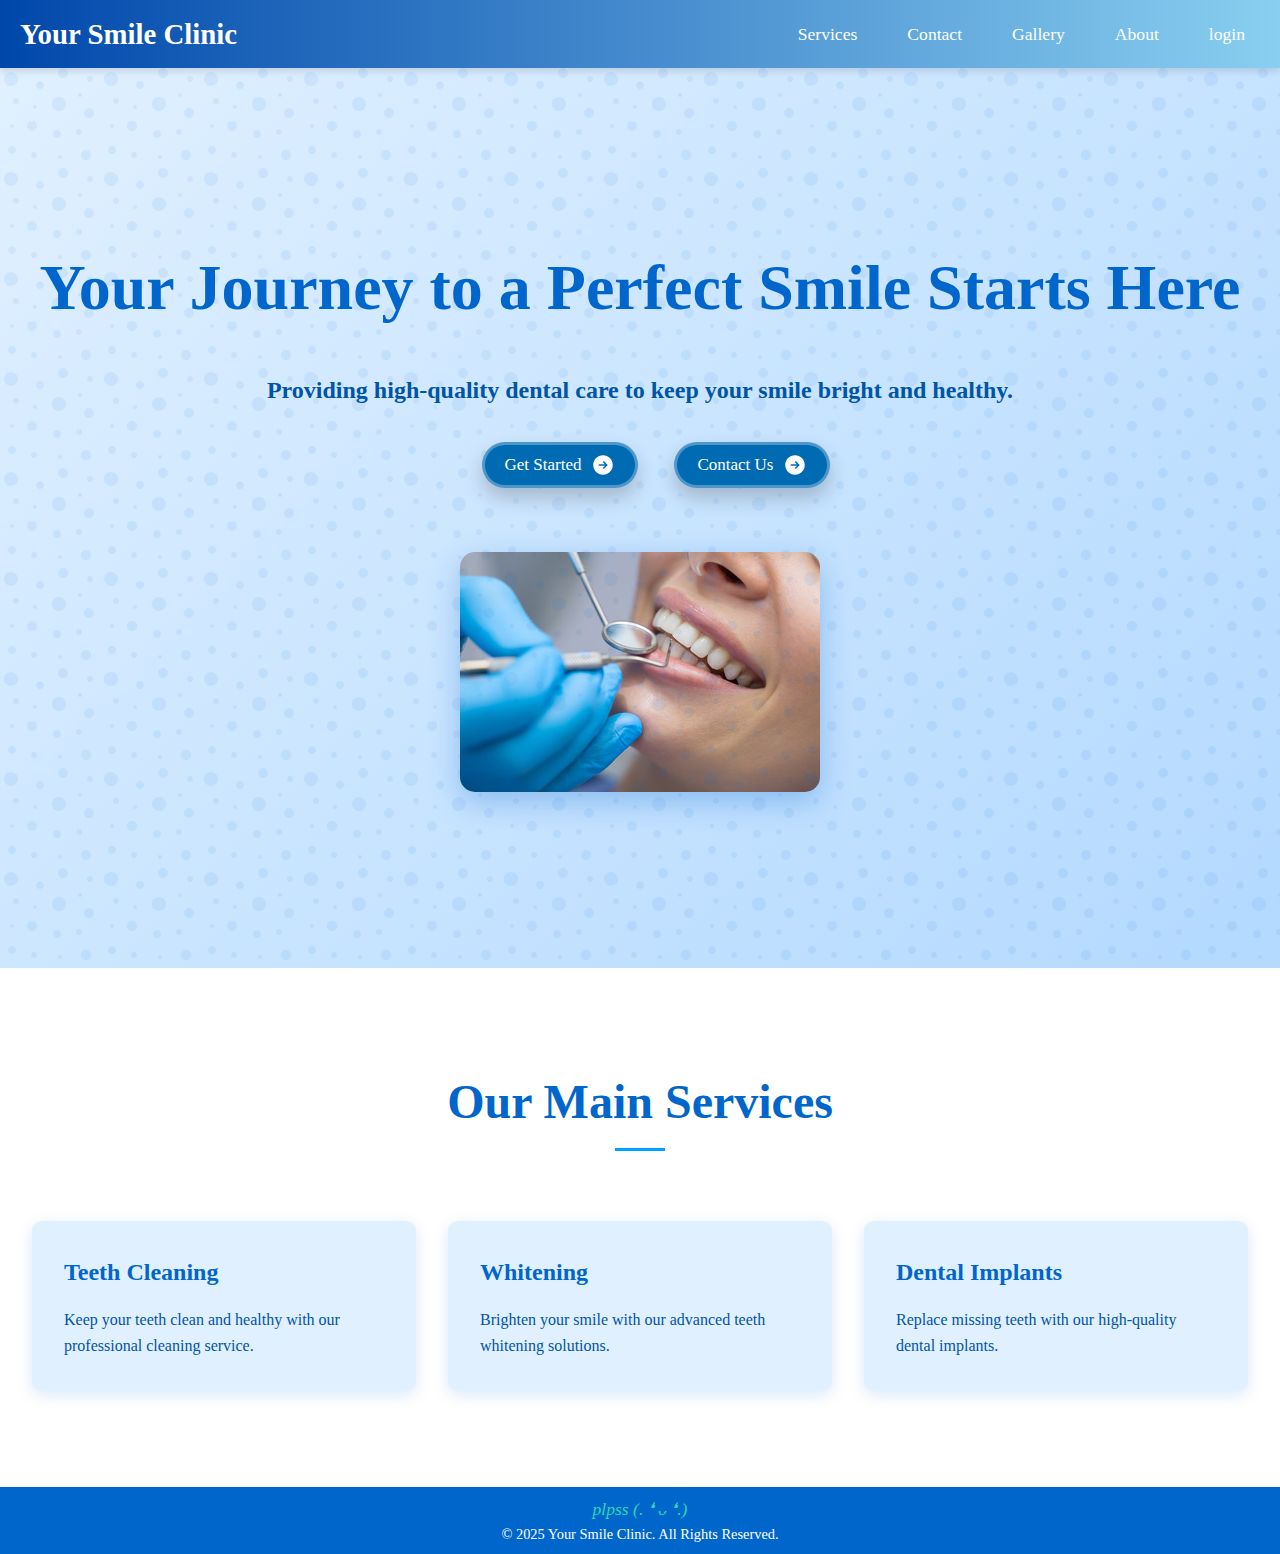
<file: html Dentist/index.html>
<!DOCTYPE html>
<html lang="en">

<head>
  <meta charset="UTF-8">
  <meta name="viewport" content="width=device-width, initial-scale=1.0">
  <title>Dentist Website - Home</title>
  <link rel="stylesheet" href="style.css">
 </head>

<!-- --------------------------------------- -->

<body>

<!-------------------- Header Section -------------------->
<header class="header">
  <nav>
    <div class="logo">Your Smile Clinic</div>
    <button class="hamburger" aria-label="Toggle menu">
      <span></span>
      <span></span>
      <span></span>
    </button>
    <ul class="nav-menu">
     
      <li><a href="services.html">Services</a></li>
      <li><a href="contact_us.php">Contact</a></li>
      <li><a href="gallery.php">Gallery</a></li>
      <li><a href="about.html">About</a></li>
      <li><a href="Login_and_Signup_form.html">login</a></li>
    </ul>
  </nav>
</header>

<!-------------------- Hero Section -------------------->
<section class="hero">
  <div class="hero-content">
    <h1>Your Journey to a Perfect Smile Starts Here</h1>
    <p>Providing high-quality dental care to keep your smile bright and healthy.</p>

    <a href="Login_and_Signup_form.html">
      <button class="button">
        Get Started
        <svg fill="currentColor" viewBox="0 0 24 24" class="icon">
          <path
                  clip-rule="evenodd"
                  d="M12 2.25c-5.385 0-9.75 4.365-9.75 9.75s4.365 9.75 9.75 9.75 9.75-4.365 9.75-9.75S17.385 2.25 12 2.25zm4.28 10.28a.75.75 0 000-1.06l-3-3a.75.75 0 10-1.06 1.06l1.72 1.72H8.25a.75.75 0 000 1.5h5.69l-1.72 1.72a.75.75 0 101.06 1.06l3-3z"
                  fill-rule="evenodd"
          ></path>
        </svg>
      </button>
    </a>
    <a href="contact_us.php">
      <button class="button">
        Contact Us
        <svg fill="currentColor" viewBox="0 0 24 24" class="icon">
          <path
                  clip-rule="evenodd"
                  d="M12 2.25c-5.385 0-9.75 4.365-9.75 9.75s4.365 9.75 9.75 9.75 9.75-4.365 9.75-9.75S17.385 2.25 12 2.25zm4.28 10.28a.75.75 0 000-1.06l-3-3a.75.75 0 10-1.06 1.06l1.72 1.72H8.25a.75.75 0 000 1.5h5.69l-1.72 1.72a.75.75 0 101.06 1.06l3-3z"
                  fill-rule="evenodd"
          ></path>
        </svg>
      </button>
    </a>



  </div>
  <div class="hero-image">
    <img src="../images/im0.jpg" alt="Healthy Smile">
  </div>
</section>

<!-------------------- Services Highlights -------------------->
<section class="services-highlights">
  <h2>Our Main Services</h2>
  <div class="service-cards">
    <div class="card">
      <h3>Teeth Cleaning</h3>
      <p>Keep your teeth clean and healthy with our professional cleaning service.</p>
    </div>
    <div class="card">
      <h3>Whitening</h3>
      <p>Brighten your smile with our advanced teeth whitening solutions.</p>
    </div>
    <div class="card">
      <h3>Dental Implants</h3>
      <p>Replace missing teeth with our high-quality dental implants.</p>
    </div>
  </div>
</section>

<!-------------------- Footer -------------------->
<footer>
  <p id="plp"> <i> plpss (. ❛ ᴗ ❛.) </i> </p>
  <p>&copy; 2025 Your Smile Clinic. All Rights Reserved.</p>
</footer>



<script>
  document.addEventListener('DOMContentLoaded', function() {
    const hamburger = document.querySelector('.hamburger');
    const navMenu = document.querySelector('.nav-menu');

    hamburger.addEventListener('click', function() {
      navMenu.classList.toggle('active');
      hamburger.classList.toggle('active');
    });
  });
</script>

</body>
</html>
</file>
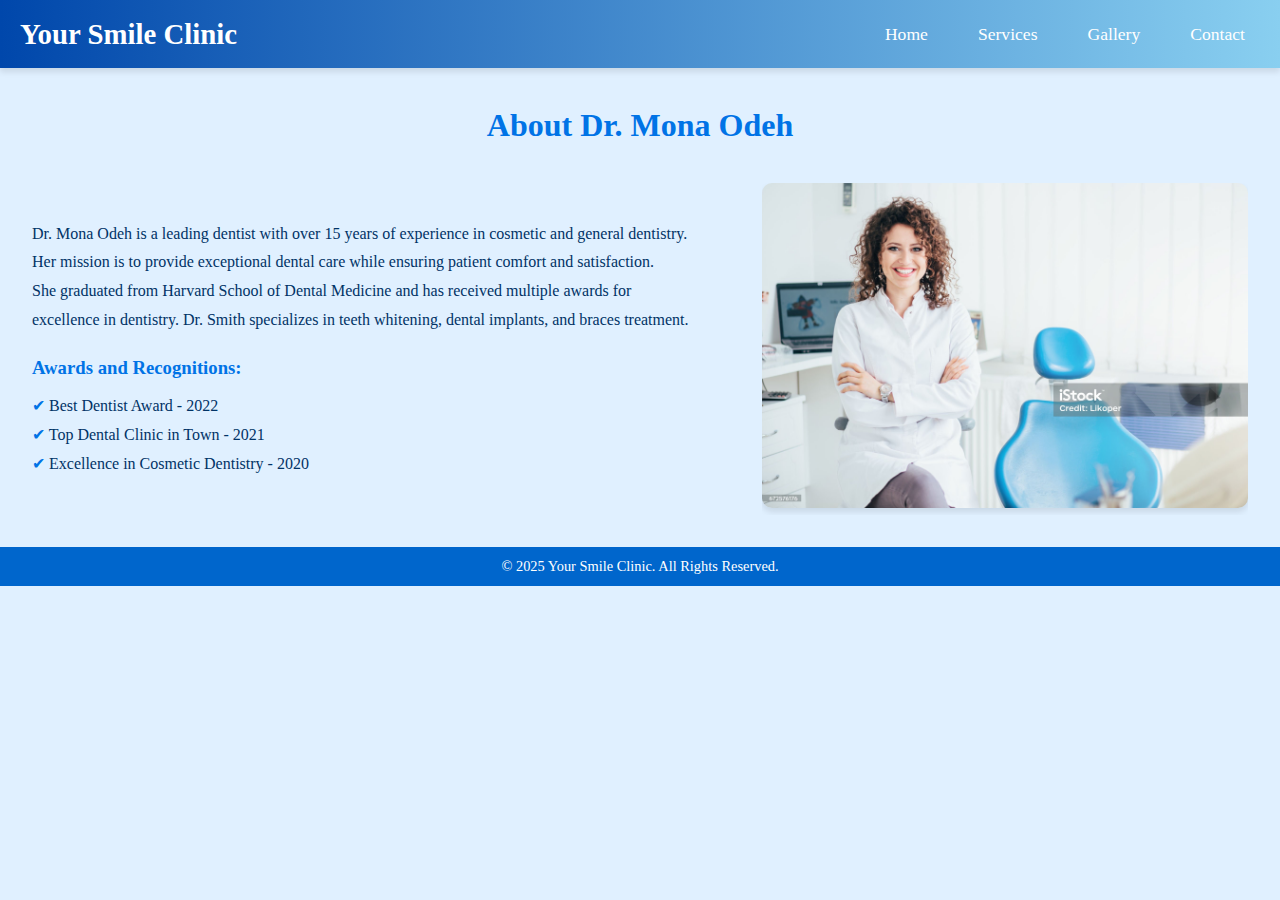
<file: html Dentist/about.html>
<!DOCTYPE html>
<html lang="en">
<head>
  <meta charset="UTF-8">
  <meta name="viewport" content="width=device-width, initial-scale=1.0">
  <title>About the Dentist</title>
  <link rel="stylesheet" href="style.css">

</head>

<!-- --------------------------------------- -->

<body>
<!-- Header Section -->
<header class="header">
  <nav>
    <div class="logo">Your Smile Clinic</div>
    <button class="hamburger" aria-label="Toggle menu">
      <span></span>
      <span></span>
      <span></span>
    </button>
    <ul class="nav-menu">
      <li><a href="index.html">Home</a></li>
      <li><a href="services.html">Services</a></li>
      <li><a href="gallery.php">Gallery</a></li>
      <li><a href="contact_us.php">Contact</a></li>
    </ul>
  </nav>
</header>



<!-- About Section -->
<section class="about">
  <h1>About Dr. Mona Odeh</h1>
  <div class="about-content">
    <div class="about-text">
      <p>
        Dr. Mona Odeh is a leading dentist with over 15 years of experience in cosmetic
        and general dentistry. Her mission is to provide exceptional dental care while
        ensuring patient comfort and satisfaction.
      </p>
      <p>
        She graduated from Harvard School of Dental Medicine and has received multiple
        awards for excellence in dentistry. Dr. Smith specializes in teeth whitening,
        dental implants, and braces treatment.
      </p>
      <h3>Awards and Recognitions:</h3>
      <ul>
        <li>Best Dentist Award - 2022</li>
        <li>Top Dental Clinic in Town - 2021</li>
        <li>Excellence in Cosmetic Dentistry - 2020</li>
      </ul>
    </div>
    <div class="about-image">
      <img src="../images/des0.jpg" alt="Dr. Jane Smith">
    </div>
  </div>
</section>

<!-- Footer -->
<footer>
  <p>&copy; 2025 Your Smile Clinic. All Rights Reserved.</p>
</footer>

<script>
  document.addEventListener('DOMContentLoaded', function() {
    const hamburger = document.querySelector('.hamburger');
    const navMenu = document.querySelector('.nav-menu');

    hamburger.addEventListener('click', function() {
      navMenu.classList.toggle('active');
      hamburger.classList.toggle('active');
    });
  });
</script>


</body>
</html>
</file>
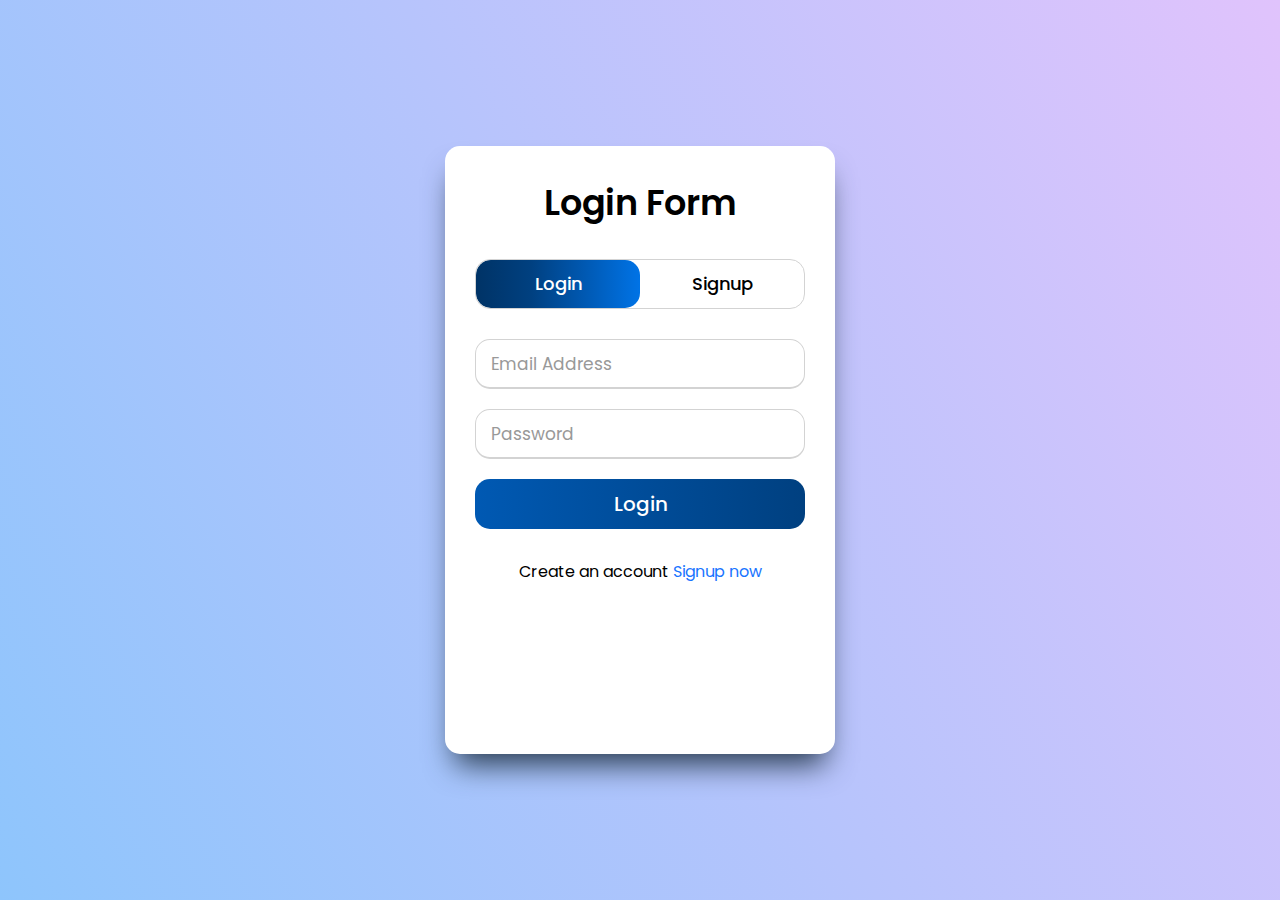
<file: html Dentist/Login_and_Signup_form.html>
<!DOCTYPE html>
<html lang="en">
<head>
    <meta charset="UTF-8">
    <meta name="viewport" content="width=device-width, initial-scale=1.0">

    <meta http-equiv="Cache-Control" content="no-store, no-cache, must-revalidate">
    <meta http-equiv="Pragma" content="no-cache">
    <meta http-equiv="Expires" content="0">

    <title>login signup form with html css javascript</title>

    <style>
        @import url('https://fonts.googleapis.com/css?family=Poppins:400,500,600,700&display=swap');
        *{
            margin: 0;
            padding: 0;
            box-sizing: border-box;
            font-family: 'Poppins', sans-serif;
        }
        html,body{
            display: grid;
            height: 100%;
            width: 100%;
            place-items: center;
            /*background-color: #8EC5FC;*/
            background-image: linear-gradient(62deg, #8EC5FC 0%, #E0C3FC 100%);

        }
        ::selection{
            background: #1a75ff;
            color: #fff;
        }
        .wrapper{
            overflow: hidden;
            max-width: 390px;
            background: #fff;
            padding: 30px;
            border-radius: 15px;
            box-shadow: rgb(38, 57, 77) 0px 20px 30px -10px;
        }
        .wrapper .title-text{
            display: flex;
            width: 200%;
        }
        .wrapper .title{
            width: 50%;
            font-size: 35px;
            font-weight: 600;
            text-align: center;
            transition: all 0.6s cubic-bezier(0.68,-0.55,0.265,1.55);
        }
        .wrapper .slide-controls{
            position: relative;
            display: flex;
            height: 50px;
            width: 100%;
            overflow: hidden;
            margin: 30px 0 10px 0;
            justify-content: space-between;
            border: 1px solid lightgrey;
            border-radius: 15px;
        }
        .slide-controls .slide{
            height: 100%;
            width: 100%;
            color: #fff;
            font-size: 18px;
            font-weight: 500;
            text-align: center;
            line-height: 48px;
            cursor: pointer;
            z-index: 1;
            transition: all 0.6s ease;
        }
        .slide-controls label.signup{
            color: #000;
        }
        .slide-controls .slider-tab{
            position: absolute;
            height: 100%;
            width: 50%;
            left: 0;
            z-index: 0;
            border-radius: 15px;

            background: -webkit-linear-gradient(left,#003366,#004080,#0059b3
            , #0073e6);


            transition: all 0.6s cubic-bezier(0.68,-0.55,0.265,1.55);
        }
        input[type="radio"]{
            display: none;
        }
        #signup:checked ~ .slider-tab{
            left: 50%;
        }
        #signup:checked ~ label.signup{
            color: #fff;
            cursor: default;
            user-select: none;
        }
        #signup:checked ~ label.login{
            color: #000;
        }
        #login:checked ~ label.signup{
            color: #000;
        }
        #login:checked ~ label.login{
            cursor: default;
            user-select: none;
        }
        .wrapper .form-container{
            width: 100%;
            overflow: hidden;
        }
        .form-container .form-inner{
            display: flex;
            width: 200%;
        }
        .form-container .form-inner form{
            width: 50%;
            transition: all 0.6s cubic-bezier(0.68,-0.55,0.265,1.55);
        }
        .form-inner form .field{
            height: 50px;
            width: 100%;
            margin-top: 20px;
        }
        .form-inner form .field input{
            height: 100%;
            width: 100%;
            outline: none;
            padding-left: 15px;
            border-radius: 15px;
            border: 1px solid lightgrey;
            border-bottom-width: 2px;
            font-size: 17px;
            transition: all 0.3s ease;
        }
        .form-inner form .field input:focus{
            border-color: #1a75ff;
            /* box-shadow: inset 0 0 3px #fb6aae; */
        }
        .form-inner form .field input::placeholder{
            color: #999;
            transition: all 0.3s ease;
        }
        form .field input:focus::placeholder{
            color: #1a75ff;
        }
        .form-inner form .pass-link{
            margin-top: 5px;
        }
        .form-inner form .signup-link{
            text-align: center;
            margin-top: 30px;
        }
        .form-inner form .pass-link a,
        .form-inner form .signup-link a{
            color: #1a75ff;
            text-decoration: none;
        }
        .form-inner form .pass-link a:hover,
        .form-inner form .signup-link a:hover{
            text-decoration: underline;
        }
        form .btn{
            height: 50px;
            width: 100%;
            border-radius: 15px;
            position: relative;
            overflow: hidden;
        }
        form .btn .btn-layer{
            height: 100%;
            width: 300%;
            position: absolute;
            left: -100%;
            background: -webkit-linear-gradient(right,#003366,#004080,#0059b3
            , #0073e6);
            border-radius: 15px;
            transition: all 0.4s ease;;
        }
        form .btn:hover .btn-layer{
            left: 0;
        }
        form .btn input[type="submit"]{
            height: 100%;
            width: 100%;
            z-index: 1;
            position: relative;
            background: none;
            border: none;
            color: #fff;
            padding-left: 0;
            border-radius: 15px;
            font-size: 20px;
            font-weight: 500;
            cursor: pointer;
        }


        /* Role Selector */
        select {
            width: 47%;
            padding: 0.8rem;
            border: 1px solid #ccc;
            border-radius: 5px;
            font-size: 0.8rem;
            font-family: 'Poppins', sans-serif;
            background-color: rgba(214, 234, 241, 0.8);
        }
        select:focus {
            border-color: #0073e6;
            outline: none;
        }

        .error-msg {
            color: red;
            font-size: 14px;
            margin-bottom: 10px;
        }
        .success-msg {
            color: green;
            font-size: 14px;
            margin-bottom: 10px;
        }
    </style>

</head>


<body>
<div class="wrapper">
    <div class="title-text">
        <div class="title login">Login Form</div>
        <div class="title signup">Signup Form</div>
    </div>
    <div class="form-container">

        <div class="error-msg" id="error-msg"></div>
        <div class="success-msg" id="success-msg"></div>

        <div class="slide-controls">
            <input type="radio" name="slide" id="login" checked>
            <input type="radio" name="slide" id="signup">
            <label for="login" class="slide login">Login</label>
            <label for="signup" class="slide signup">Signup</label>
            <div class="slider-tab"></div>
        </div>
        <div class="form-inner">
            <!-- Login Form -->
            <form action="login.php" method="POST" class="login">
                <div class="field">
                    <input type="text" name="email" placeholder="Email Address" required>
                </div>
                <div class="field">
                    <input type="password" name="password" placeholder="Password" required>
                </div>

                <div class="error-msg" id="error-msg">
                    <!-- Error message will be injected here -->
                </div>

                <div class="field btn">
                    <div class="btn-layer"></div>
                    <input type="submit" value="Login">
                </div>
                <div class="signup-link">Create an account <a href="signup.php">Signup now</a></div>
            </form>


            <!-- Signup Form -->
            <form action="signup.php" method="POST" class="signup">
                <div class="field">
                    <input type="text" name="name" placeholder="Name" required>
                </div>
                <div class="field">
                    <input type="email" name="email" placeholder="Email Address" required>
                </div>
                <div class="field">
                    <input type="password" name="password" placeholder="Password" required>
                </div>
                <div class="field">
                    <input type="password" name="confirm_password" placeholder="Confirm password" required>
                </div>
                <div class="field btn">
                    <div class="btn-layer"></div>
                    <input type="submit" value="Signup">
                </div>
                <div class="signup-link">Already have an account? <a href="">Login</a></div>
            </form>
        </div>
    </div>
</div>


<script>
    // Check for error or success in the URL
    const urlParams = new URLSearchParams(window.location.search);
    const errorMsg = urlParams.get('error');
    const successMsg = urlParams.get('message');
    if (errorMsg) {
        document.getElementById('error-msg').textContent = errorMsg;
    }
    if (successMsg) {
        document.getElementById('success-msg').textContent = successMsg;
    }

    const loginText = document.querySelector(".title-text .login");
    const loginForm = document.querySelector("form.login");
    const loginBtn = document.querySelector("label.login");
    const signupBtn = document.querySelector("label.signup");
    const signupLink = document.querySelector("form .signup-link a");
    signupBtn.onclick = (() => {
        loginForm.style.marginLeft = "-50%";
        loginText.style.marginLeft = "-50%";
    });
    loginBtn.onclick = (() => {
        loginForm.style.marginLeft = "0%";
        loginText.style.marginLeft = "0%";
    });
    signupLink.onclick = (() => {
        signupBtn.click();
        return false;
    });
</script>


</body>
</html>
</file>
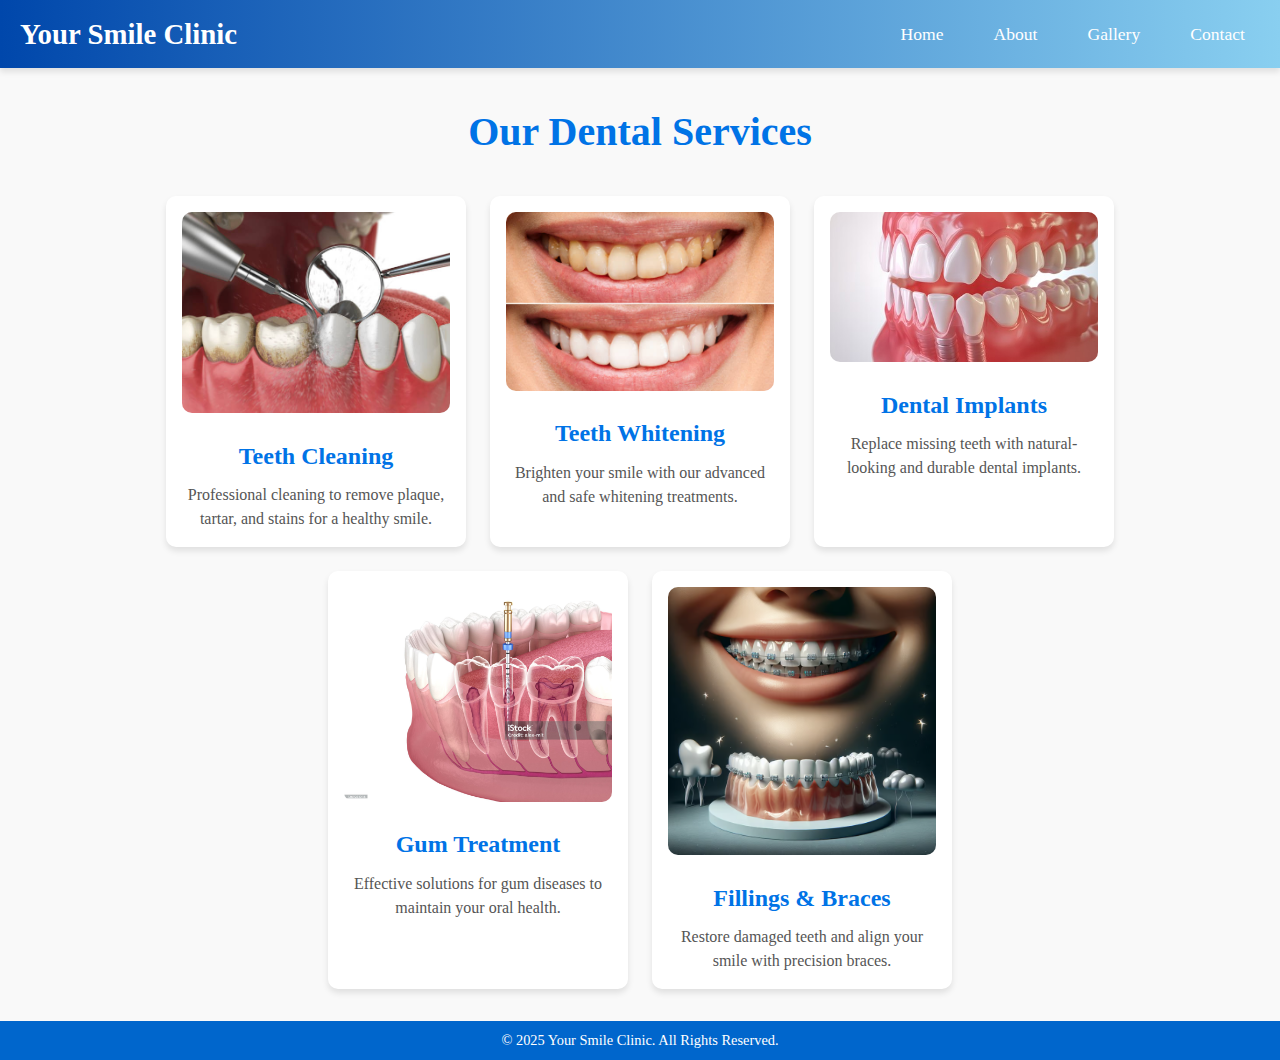
<file: html Dentist/services.html>
<!DOCTYPE html>
<html lang="en">
<head>
  <meta charset="UTF-8">
  <meta name="viewport" content="width=device-width, initial-scale=1.0">
  <title>Our Dental Services</title>
  <link rel="stylesheet" href="style.css">
</head>
<body>
<!-- Header Section -->
<header class="header">
  <nav>
    <div class="logo">Your Smile Clinic</div>
    <button class="hamburger" aria-label="Toggle menu">
      <span></span>
      <span></span>
      <span></span>
    </button>
    <ul class="nav-menu">
      <li><a href="index.html">Home</a></li>
      <li><a href="about.html">About</a></li>
      <li><a href="gallery.php">Gallery</a></li>
      <li><a href="contact_us.php">Contact</a></li>
    </ul>
  </nav>
</header>

<!-- Services Section -->
<section class="services">
  <h1>Our Dental Services</h1>
  <div class="services-container">
    <div class="service-item">
      <img src="../images/Teeth_Cleaning.jpg" alt="Teeth Cleaning">
      <h2>Teeth Cleaning</h2>
      <p>Professional cleaning to remove plaque, tartar, and stains for a healthy smile.</p>
    </div>
    <div class="service-item">
      <img src="../images/Teeth_Whitening.jpg" alt="Teeth Whitening">
      <h2>Teeth Whitening</h2>
      <p>Brighten your smile with our advanced and safe whitening treatments.</p>
    </div>
    <div class="service-item">
      <img src="../images/Dental_Implants.jpg" alt="Dental Implants">
      <h2>Dental Implants</h2>
      <p>Replace missing teeth with natural-looking and durable dental implants.</p>
    </div>
    <div class="service-item">
      <img src="../images/Gum_Treatment.jpg" alt="Gum Treatment">
      <h2>Gum Treatment</h2>
      <p>Effective solutions for gum diseases to maintain your oral health.</p>
    </div>
    <div class="service-item">
      <img src="../images/Fillings_Braces1.avif" alt="Fillings and Braces">
      <h2>Fillings & Braces</h2>
      <p>Restore damaged teeth and align your smile with precision braces.</p>
    </div>
  </div>
</section>

<!-- Footer -->
<footer>
  <p>&copy; 2025 Your Smile Clinic. All Rights Reserved.</p>
</footer>


<script>
  document.addEventListener('DOMContentLoaded', function() {
    const hamburger = document.querySelector('.hamburger');
    const navMenu = document.querySelector('.nav-menu');

    hamburger.addEventListener('click', function() {
      navMenu.classList.toggle('active');
      hamburger.classList.toggle('active');
    });
  });
</script>

</body>
</html>
</file>
<file: html Dentist/style.css>
/* General Styles */

:root {
    --bg-primary: #e0f0ff;
    --bg-secondary: #ffffff;
    --text-primary: #003366;
    --text-secondary: #0055a4;
    --accent-primary: #0066cc;
    --accent-secondary: #00a1ff;
    --accent-tertiary: #ff4757;
    --transition: all 0.3s cubic-bezier(0.25, 0.8, 0.25, 1);
}

* {
    margin: 0;
    padding: 0;
    box-sizing: border-box;
}

body {
    font-family: "Cambria Math", serif;
    line-height: 1.6;
    background-color: var(--bg-primary);
    color: var(--text-primary);
    transition: var(--transition);
}



/* Header Styling */
.header {
    background: linear-gradient(90deg, #0047ab, #89cff0);
    color: white;
    padding: 10px 20px;
    position: relative;
    top: 0;
    z-index: 1000;
    box-shadow: 0 4px 6px rgba(0, 0, 0, 0.1);
}

 .header nav {
    display: flex;
    justify-content: space-between;
    align-items: center;
}

.logo {
    font-size: 1.8rem;
    font-weight: bold;
    color: white;
}

/* Hamburger Menu */
.hamburger {
    display: none;
    background: none;
    border: none;
    cursor: pointer;
    padding: 0;
}

.hamburger span {
    display: block;
    width: 25px;
    height: 3px;
    background-color: white;
    margin: 5px 0;
    transition: all 0.3s ease;
}

/* Navigation List */
.nav-menu {
    list-style: none;
    display: flex;
    gap: 20px;
    margin: 0;
    padding: 0;
}

.nav-menu li {
    position: relative;
}

.nav-menu li a {
    text-decoration: none;
    color: white;
    padding: 10px 15px;
    display: inline-block;
    border-radius: 5px;
    font-size: 1.1rem;
    transition: background-color 0.3s ease, color 0.3s ease;
}

/* Hover Effect for Each Box */
.nav-menu li a:hover {
    background-color: #ffcc00;
    color: #000000;
}

/* Mobile Styles */
@media screen and (max-width: 767px) {
    .hamburger {
        display: block;
    }

    .nav-menu {
        display: none;
        flex-direction: column;
        position: absolute;
        top: 100%;
        left: 0;
        right: 0;
        background: linear-gradient(90deg, #0047ab, #89cff0);
        padding: 20px;
        box-shadow: 0 4px 6px rgba(0, 0, 0, 0.1);
    }

    .nav-menu.active {
        display: flex;
    }

    .nav-menu li {
        width: 100%;
    }

    .nav-menu li a {
        width: 100%;
        text-align: center;
    }
}







/* Hero Section */
.hero {
    display: flex;
    flex-direction: column;
    align-items: center;
    justify-content: center;
    text-align: center;
    min-height: 100vh;
    padding: 4rem 2rem;
    background: linear-gradient(135deg, #e0f0ff 0%, #b3d9ff 100%);
    position: relative;
    overflow: hidden;
}

.hero::before {
    content: '';
    position: absolute;
    top: 0;
    left: 0;
    right: 0;
    bottom: 0;
    background: url('data:image/svg+xml,%3Csvg xmlns="http://www.w3.org/2000/svg" width="100" height="100" viewBox="0 0 100 100"%3E%3Cpath d="M11 18c3.866 0 7-3.134 7-7s-3.134-7-7-7-7 3.134-7 7 3.134 7 7 7zm48 25c3.866 0 7-3.134 7-7s-3.134-7-7-7-7 3.134-7 7 3.134 7 7 7zm-43-7c1.657 0 3-1.343 3-3s-1.343-3-3-3-3 1.343-3 3 1.343 3 3 3zm63 31c1.657 0 3-1.343 3-3s-1.343-3-3-3-3 1.343-3 3 1.343 3 3 3zM34 90c1.657 0 3-1.343 3-3s-1.343-3-3-3-3 1.343-3 3 1.343 3 3 3zm56-76c1.657 0 3-1.343 3-3s-1.343-3-3-3-3 1.343-3 3 1.343 3 3 3zM12 86c2.21 0 4-1.79 4-4s-1.79-4-4-4-4 1.79-4 4 1.79 4 4 4zm28-65c2.21 0 4-1.79 4-4s-1.79-4-4-4-4 1.79-4 4 1.79 4 4 4zm23-11c2.76 0 5-2.24 5-5s-2.24-5-5-5-5 2.24-5 5 2.24 5 5 5zm-6 60c2.21 0 4-1.79 4-4s-1.79-4-4-4-4 1.79-4 4 1.79 4 4 4zm29 22c2.76 0 5-2.24 5-5s-2.24-5-5-5-5 2.24-5 5 2.24 5 5 5zM32 63c2.76 0 5-2.24 5-5s-2.24-5-5-5-5 2.24-5 5 2.24 5 5 5zm57-13c2.76 0 5-2.24 5-5s-2.24-5-5-5-5 2.24-5 5 2.24 5 5 5zm-9-21c1.105 0 2-.895 2-2s-.895-2-2-2-2 .895-2 2 .895 2 2 2zM60 91c1.105 0 2-.895 2-2s-.895-2-2-2-2 .895-2 2 .895 2 2 2zM35 41c1.105 0 2-.895 2-2s-.895-2-2-2-2 .895-2 2 .895 2 2 2zM12 60c1.105 0 2-.895 2-2s-.895-2-2-2-2 .895-2 2 .895 2 2 2z" fill="rgba(0,102,204,0.1)" fill-rule="evenodd"/%3E%3C/svg%3E');
    opacity: 0.7;
    animation: backgroundScroll 60s linear infinite;
}

@keyframes backgroundScroll {
    0% { background-position: 0 0; }
    100% { background-position: 100% 100%; }
}

.hero-content {
    position: relative;
    z-index: 1;
}

.hero-content h1 {
    font-size: 4rem;
    margin-bottom: 2rem;
    color: var(--accent-primary);
    animation: glowText 2s ease-in-out infinite alternate;
}

@keyframes glowText {
    from { text-shadow: 0 0 5px rgba(0, 102, 204, 0.5), 0 0 10px rgba(0, 102, 204, 0.3); }
    to { text-shadow: 0 0 10px rgba(0, 102, 204, 0.7), 0 0 20px rgba(0, 102, 204, 0.5); }
}

.hero-content p {
    margin-bottom: 2rem;
    font-weight: bold;
    font-size: 1.5rem;
    font-family: "Cambria Math", serif;
    color: var(--text-secondary);
}


/* Button Styles */
.button {
    font-family: "Cambria Math", serif;
    margin-left: 2rem;
    margin-bottom: 2rem;
    position: relative;
    transition: all 0.3s ease-in-out;
    box-shadow: 0px 10px 20px rgba(0, 0, 0, 0.2);
    padding: 0.5rem 1.25rem;
    background-color: rgb(0 107 179);
    border-radius: 9999px;
    display: flex;
    align-items: center;
    justify-content: center;
    cursor: pointer;
    color: #ffffff;
    gap: 10px;
    border: 3px solid #ffffff4d;
    outline: none;
    overflow: hidden;
    font-size: 17px;
}

.icon {
    width: 24px;
    height: 24px;
    transition: all 0.3s ease-in-out;
}

.button:hover {
    transform: scale(1.2);
    border-color: #fff9;
}

.button:hover .icon {
    transform: translate(4px);
}

.button::before {
    content: "";
    position: absolute;
    width: 100px;
    height: 100%;
    background-image: linear-gradient(
            120deg,
            rgba(255, 255, 255, 0) 30%,
            rgba(255, 255, 255, 0.8),
            rgba(255, 255, 255, 0) 70%
    );
    top: 0;
    left: -100px;
    opacity: 0.6;
}

.button:hover::before {
    animation: shine 1.5s ease-out infinite;
}

@keyframes shine {
    0% {
        left: -100px;
    }
    60% {
        left: 100%;
    }
    to {
        left: 100%;
    }
}

/* Remove underline and default link styles for button links */
a {
    text-decoration: none;
}

a .button {
    text-decoration: none;
    display: inline-flex;
    align-items: center;
    justify-content: center;
}


.hero-image img {
    width: 100%;
    max-width: 500px;
    border-radius: 15px;
    box-shadow: 0 10px 30px rgba(0, 102, 204, 0.3);
    margin-top: 2rem;
    animation: floatImage 6s ease-in-out infinite;
}

@keyframes floatImage {
    0%, 100% { transform: translateY(0); }
    50% { transform: translateY(-20px); }
}

/* Services Section */
.services-highlights {
    text-align: center;
    padding: 6rem 2rem;
    background: var(--bg-secondary);
}

.services-highlights h2 {
    font-size: 3rem;
    margin-bottom: 2rem;
    color: var(--accent-primary);
    position: relative;
    display: inline-block;
}

.services-highlights h2::after {
    content: '';
    position: absolute;
    bottom: -10px;
    left: 50%;
    width: 50px;
    height: 3px;
    background: var(--accent-secondary);
    transform: translateX(-50%);
}

.service-cards {
    display: grid;
    grid-template-columns: repeat(auto-fit, minmax(280px, 1fr));
    gap: 2rem;
    margin-top: 3rem;
}

.card {
    background: var(--bg-primary);
    box-shadow: 0 4px 15px rgba(0, 102, 204, 0.15);
    padding: 2rem;
    border-radius: 10px;
    text-align: left;
    transition: var(--transition);
    position: relative;
    overflow: hidden;
}

.card::before {
    content: '';
    position: absolute;
    top: 0;
    left: 0;
    width: 100%;
    height: 100%;
    background: linear-gradient(45deg, var(--accent-primary), var(--accent-secondary));
    opacity: 0;
    transition: var(--transition);
}

.card:hover::before {
    opacity: 0.1;
}

.card:hover {
    transform: translateY(-10px);
    box-shadow: 0 20px 40px rgba(0, 102, 204, 0.3);
}

.card h3 {
    font-size: 1.5rem;
    color: var(--accent-primary);
    margin-bottom: 1rem;
}

.card p {
    color: var(--text-secondary);
}

/* Footer Styles */
footer {
    font-family: "Times New Roman", Times, serif;
    text-align: center;
    padding: 0.5rem 2rem;
    background: var(--accent-primary);
    color: var(--bg-secondary);
    font-size: 0.9rem;
    font-weight: 500;
}

/* Media Queries for Responsiveness */
@media (max-width: 768px) {
    .hero {
        padding: 2rem 1rem;
    }

    header {
        flex-direction: column;
        align-items: flex-start;
    }

    header ul {
        margin-top: 1rem;
        flex-direction: column;
        gap: 0.5rem;
    }

    .service-cards {
        grid-template-columns: 1fr;
    }

    button {
        font-size: 0.9rem;
        padding: 0.6rem 1rem;
    }

    .hero-content h1 {
        font-size: 3rem;
    }
}

/* Advanced hover effects for desktop */
@media (min-width: 1024px) {
    .card {
        transition: var(--transition), transform 0.3s cubic-bezier(0.34, 1.56, 0.64, 1);
    }

    .card:hover {
        transform: scale(1.05) translateY(-10px) rotate(1deg);
    }
}

  #plp{
      font-family: "Times New Roman", Times, serif;
      font-size: 1.1rem;
      color: #2BD6B4;
 }

/* ---------------- About Section ---------------- */
.about {
    padding: 2rem;
    text-align: center;
}

.about h1 {
    font-size: 2rem;
    color: #0073e6;
    margin-bottom: 1rem;
}

/* Flexbox container for text and image */
.about-content {
    display: flex;
    justify-content: space-between;
    align-items: center;
    margin-top: 2rem;
    gap: 2rem; /* Add spacing between elements */
}

/* Text section */
.about-text {
    width: 55%;
    text-align: left;
    line-height: 1.8;
}

.about-text h3 {
    margin-top: 1rem;
    color: #0073e6;
}

.about-text ul {
    list-style: none;
    margin-top: 0.5rem;
    padding: 0;
}

.about-text li::before {
    content: "✔ ";
    color: #0073e6;
}

/* Image section */
.about-image {
    width: 40%;
    text-align: center;
    overflow: hidden; /* Ensure the zoomed image does not overflow the container */
    position: relative;
}

.about-image img {
    width: 100%;
    border-radius: 10px;
    box-shadow: 0 4px 6px rgba(0, 0, 0, 0.1);
    transition: transform 0.4s ease-in-out; /* Smooth transition for hover effect */
    transform-origin: center; /* Ensure scaling happens from the center */
}

.about-image img:hover {
    transform: scale(1.1); /* Scale up slightly */
    cursor: pointer; /* Change cursor to indicate interactivity */
}




/* Responsive styling */
@media (max-width: 768px) {
    .about-content {
        flex-direction: column; /* Stack content vertically */
        align-items: center; /* Center align items */
    }

    .about-text {
        width: 100%; /* Full width on smaller screens */
        text-align: center; /* Center align text */
    }

    .about-image {
        width: 80%; /* Reduce image size */
    }
}

@media (max-width: 480px) {
    .about {
        padding: 1rem;
    }

    .about h1 {
        font-size: 1.75rem;
    }

    .about-text {
        line-height: 1.6; /* Adjust spacing for better readability */
    }

    .about-image {
        width: 100%; /* Full width for very small screens */
    }

    .about-image img {
        border-radius: 5px; /* Reduce border radius */
    }
}


/* ---------------- Services Section ---------------- */
.services {
    padding: 2rem;
    text-align: center;
    background-color: #f9f9f9;
}

.services h1 {
    font-size: 2.5rem;
    color: #0073e6;
    margin-bottom: 1rem;
}

.services-container {
    display: flex;
    flex-wrap: wrap;
    justify-content: center;
    gap: 1.5rem;
    margin-top: 2rem;
}

.service-item {
    background: #fff;
    border-radius: 10px;
    box-shadow: 0 4px 6px rgba(0, 0, 0, 0.1);
    padding: 1rem;
    width: 300px;
    text-align: center;
    transition: transform 0.3s ease-in-out;
}

.service-item:hover {
    transform: translateY(-5px);
}

.service-item img {
    width: 100%;
    height: auto;
    border-radius: 10px;
}

.service-item h2 {
    margin: 1rem 0 0.5rem;
    color: #0073e6;
}

.service-item p {
    color: #555;
    font-size: 1rem;
    line-height: 1.5;
}


/* ---------------- Contact Section ---------------- */
.contact {
    padding: 2rem;
    text-align: center;
    background-color: #f9f9f9;
}

.contact h1 {
    font-size: 2.5rem;
    color: #0073e6;
    margin-bottom: 1rem;
}

.contact p {
    margin-bottom: 2rem;
    color: #555;
}

.contact-container {
    display: flex;
    justify-content: space-around;
    align-items: flex-start;
    flex-wrap: wrap;
    gap: 2rem;
}

.contact-form, .contact-info {
    width: 100%;
    max-width: 500px;
    background: #fff;
    padding: 1.5rem;
    border-radius: 10px;
    box-shadow: 0 4px 6px rgba(0, 0, 0, 0.1);
}

.contact-form form {
    display: flex;
    flex-direction: column;
}

.contact-form label {
    font-weight: bold;
    margin: 0.5rem 0 0.2rem;
    color: #0073e6;
}

.contact-form input,
.contact-form textarea {
    padding: 0.5rem;
    border: 1px solid #ccc;
    border-radius: 5px;
    margin-bottom: 1rem;
    font-size: 1rem;
    width: 100%;
    box-sizing: border-box;
}

.contact-form button {
    background-color: #0073e6;
    color: #fff;
    border: none;
    padding: 0.7rem;
    border-radius: 5px;
    cursor: pointer;
    font-size: 1rem;
    transition: background-color 0.3s ease;
}

.contact-form button:hover {
    background-color: #005bb5;
}

.contact-info h3 {
    color: #0073e6;
    margin-top: 1rem;
}

.contact-info p {
    margin: 0.5rem 0;
    color: #555;
}

.contact-info iframe {
    border-radius: 10px;
    margin-top: 1rem;
    width: 100%;
    max-width: 100%;
}

@media (max-width: 768px) {
    .contact {
        padding: 1rem;
    }

    .contact h1 {
        font-size: 2rem;
    }

    .contact-container {
        flex-direction: column;
        align-items: center;
    }

    .contact-form, .contact-info {
        width: 100%;
        max-width: none;
    }

    .contact-info iframe {
        height: 300px;
    }
}

@media (max-width: 480px) {
    .contact h1 {
        font-size: 1.8rem;
    }

    .contact-form input,
    .contact-form textarea,
    .contact-form button {
        font-size: 0.9rem;
    }
}


/* ---------------- Booking Section ---------------- */
.booking {
    padding: 2rem;
    text-align: center;
    background-color: #f9f9f9;
}

.booking h1 {
    font-size: 2.5rem;
    color: #0073e6;
    margin-bottom: 1rem;
}

.booking form {
    display: flex;
    flex-direction: column;
    align-items: center;
    background: #fff;
    padding: 2rem;
    border-radius: 10px;
    box-shadow: 0 4px 6px rgba(0, 0, 0, 0.1);
    max-width: 500px;
    margin: 1rem auto;
}

.booking label {
    width: 100%;
    text-align: left;
    margin-top: 1rem;
    color: #0073e6;
    font-weight: bold;
}

.booking input, .booking select {
    width: 100%;
    padding: 0.7rem;
    margin-top: 0.5rem;
    border: 1px solid #ccc;
    border-radius: 5px;
    font-size: 1rem;
}

.booking button {
    background-color: #0073e6;
    color: #fff;
    border: none;
    padding: 0.7rem 1.5rem;
    margin-top: 1rem;
    border-radius: 5px;
    cursor: pointer;
    font-size: 1rem;
}

.booking button:hover {
    background-color: #005bb5;
}


/* ---------------- Sign in / Sign up ---------------- */
/* Form Section */
.form-section {
    padding: 2rem;
    text-align: center;
}

.form-section h1 {
    font-size: 2.5rem;
    color: #0073e6;
    margin-bottom: 1rem;
}

form {
    max-width: 400px;
    margin: 0 auto;
    background: #fff;
    padding: 2rem;
    border-radius: 10px;
    box-shadow: 0 4px 6px rgba(0, 0, 0, 0.1);
}

form label {
    display: block;
    text-align: left;
    margin-top: 1rem;
    font-weight: bold;
    color: #0073e6;
}

form input {
    width: 100%;
    padding: 0.7rem;
    margin-top: 0.5rem;
    border: 1px solid #ccc;
    border-radius: 5px;
}

form button {
    background-color: #0073e6;
    color: #fff;
    border: none;
    padding: 0.7rem;
    margin-top: 1rem;
    border-radius: 5px;
    cursor: pointer;
    font-size: 1rem;
}

form button:hover {
    background-color: #005bb5;
}

form p {
    margin-top: 1rem;
    font-size: 0.9rem;
}

form a {
    color: #0073e6;
    text-decoration: none;
}

form a:hover {
    text-decoration: underline;
}


/* ---------------- Dashboard Section ---------------- */
.dashboard {
    padding: 2rem;
    text-align: center;
    background-color: #f9f9f9;
}

.dashboard h1 {
    color: #0073e6;
    font-size: 2.5rem;
    margin-bottom: 1rem;
}

/* Container for cards */
.dashboard-container {
    display: flex;
    justify-content: center;
    gap: 2rem;
    flex-wrap: wrap;
}

/* Individual cards */
.dashboard-card {
    background: #fff;
    padding: 1.5rem;
    border-radius: 10px;
    box-shadow: 0 8px 15px rgba(0, 0, 0, 0.2); /* Enhanced shadow */
    width: 300px;
    text-align: left;
    transition: transform 0.3s, box-shadow 0.3s; /* Add smooth transitions for hover effects */
}

.dashboard-card:hover {
    transform: translateY(-10px); /* Lift effect on hover */
    box-shadow: 0 12px 25px rgba(0, 0, 0, 0.3); /* Stronger shadow on hover */
}

.dashboard-card h2 {
    color: #0073e6;
    margin-bottom: 1rem;
}

.dashboard-card ul {
    list-style: none;
    padding: 0;
}

.dashboard-card li {
    margin-bottom: 0.5rem;
    color: #555;
}

.dashboard-card a {
    display: inline-block;
    margin-top: 1rem;
    color: #0073e6;
    text-decoration: none;
    font-weight: bold;
}

.dashboard-card a:hover {
    text-decoration: underline;
}

/* Responsive styling */
@media (max-width: 768px) {
    .dashboard h1 {
        font-size: 2rem;
    }

    .dashboard-container {
        flex-direction: column;
        align-items: center;
    }

    .dashboard-card {
        width: 90%; /* Adjust width to fit smaller screens */
    }
}

@media (max-width: 480px) {
    .dashboard {
        padding: 1rem;
    }

    .dashboard h1 {
        font-size: 1.75rem;
    }

    .dashboard-card {
        padding: 1rem;
    }
}


/* ---------------- Consultation Section ---------------- */
.consultation {
    padding: 2rem;
    text-align: center;
}

.consultation h1 {
    font-size: 2.5rem;
    color: #0073e6;
    margin-bottom: 1rem;
}

.consultation p {
    margin-bottom: 2rem;
    color: #555;
}

form {
    max-width: 500px;
    margin: 0 auto;
    background: #fff;
    padding: 2rem;
    border-radius: 10px;
    box-shadow: 0 4px 6px rgba(0, 0, 0, 0.1);
    text-align: left;
}

form label {
    display: block;
    margin-top: 1rem;
    font-weight: bold;
    color: #0073e6;
}

form input {
    width: 100%;
    padding: 0.7rem;
    margin-top: 0.5rem;
    border: 1px solid #ccc;
    border-radius: 5px;
}

form input[type="file"] {
    border: none;
    background-color: #f0f0f0;
    padding: 0.5rem;
}

form button {
    background-color: #0073e6;
    color: #fff;
    border: none;
    padding: 0.7rem;
    margin-top: 1rem;
    border-radius: 5px;
    cursor: pointer;
    font-size: 1rem;
}

form button:hover {
    background-color: #005bb5;
}


/* ---------------- login & signup form ---------------- */




/* ---------------- + ---------------- */
</file>
